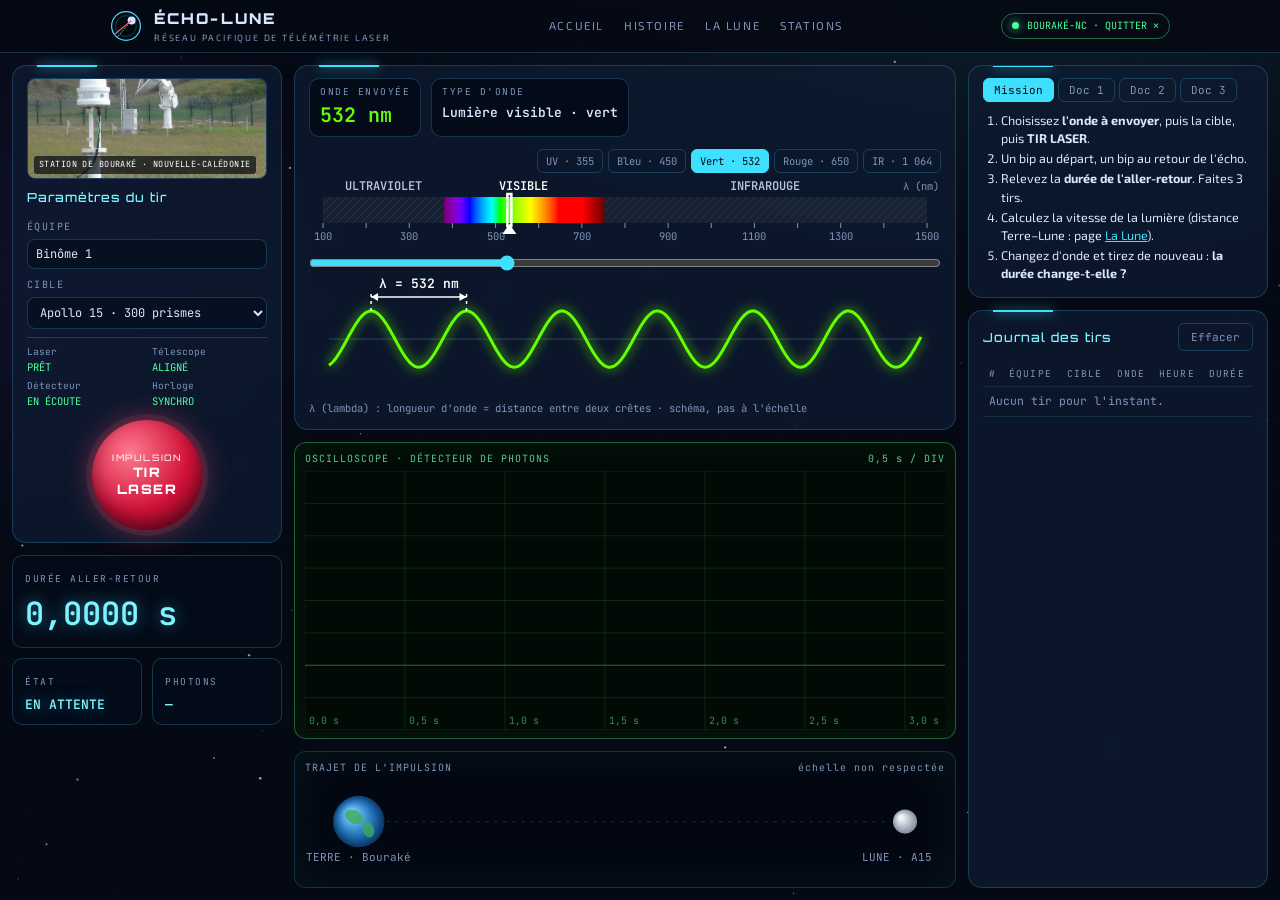
<file: console.html>
<!DOCTYPE html>
<html lang="fr"><head><meta charset="utf-8"><meta name="viewport" content="width=device-width, initial-scale=1">
<title>Console de tir · ÉCHO-LUNE</title>
<link rel="preconnect" href="https://fonts.googleapis.com">
<link href="https://fonts.googleapis.com/css2?family=Orbitron:wght@500;700;900&family=Exo+2:wght@300;400;600&family=JetBrains+Mono:wght@400;600&display=swap" rel="stylesheet">
<link rel="stylesheet" href="style.css"></head><body class="dash-page">
<canvas id="stars"></canvas>
<header class="topbar"><div class="wrap">
<a class="brand" href="index.html"><svg width="40" height="40" viewBox="0 0 40 40" aria-hidden="true"><circle cx="20" cy="20" r="18" fill="none" stroke="#3fe0ff" stroke-width="1.5"/><circle cx="27" cy="13" r="5" fill="#d8e7ff"/><path d="M6 30 L27 13" stroke="#ff4d6d" stroke-width="1.6"/><path d="M27 13 L10 33" stroke="#4dff9a" stroke-width="1.2" stroke-dasharray="2 2"/><circle cx="20" cy="20" r="13" fill="none" stroke="#3fe0ff" stroke-width=".6" opacity=".5"/></svg><div><b>ÉCHO-LUNE</b><small>Réseau Pacifique de télémétrie laser</small></div></a>
<nav><a href="index.html">Accueil</a><a href="histoire.html">Histoire</a><a href="lune.html">La Lune</a><a href="stations.html">Stations</a></nav><a class="status-pill" href="stations.html" style="text-decoration:none">BOURAKÉ-NC · QUITTER ✕</a></div></header>
<main class="dash">
 <!-- colonne gauche : tir + mesures -->
 <div class="dcol">
  <div class="panel ctrl dpanel">
   <div class="dstation"><img src="img/bourake.jpg" alt="Station de Bouraké, Nouvelle-Calédonie"><span>STATION DE BOURAKÉ · NOUVELLE-CALÉDONIE</span></div>
   <h3>Paramètres du tir</h3>
   <div class="row2"><div><label for="grp">Équipe</label><input id="grp" value="Binôme 1" maxlength="24"></div>
   <div><label for="tgt">Cible</label><select id="tgt">
    <option value="A15">Apollo 15 · 300 prismes</option><option value="A11">Apollo 11 · 100 prismes</option>
    <option value="A14">Apollo 14 · 100 prismes</option><option value="L1">Lunokhod 1</option><option value="L2">Lunokhod 2</option></select></div></div>
   <div class="sys"><div><span>Laser</span><span id="sLaser" class="ok">PRÊT</span></div><div><span>Télescope</span><span id="sTel" class="ok">ALIGNÉ</span></div>
    <div><span>Détecteur</span><span id="sDet" class="ok">EN ÉCOUTE</span></div><div><span>Horloge</span><span class="ok">SYNCHRO</span></div></div>
   <button id="fire"><small>IMPULSION</small>TIR<br>LASER</button>
  </div>
  <div class="readout dread">
   <div class="ro"><span>Durée aller-retour</span><div class="v" id="roT">0,0000 s</div></div>
   <div class="ro half"><span>État</span><div class="v small" id="roState">EN ATTENTE</div></div>
   <div class="ro half"><span>Photons</span><div class="v small" id="roPh">—</div></div>
  </div>
 </div>

 <!-- colonne centrale : onde + écrans -->
 <div class="dcol">
  <div class="panel wave dpanel" id="wave">
   <div class="wave-top">
    <div class="wave-read"><div><span>Onde envoyée</span><b id="lamVal">532 nm</b></div><div><span>Type d'onde</span><b id="lamDom" class="small">—</b></div></div>
    <div class="presets"><button class="btn-s" data-lam="355">UV · 355</button><button class="btn-s" data-lam="450">Bleu · 450</button><button class="btn-s" data-lam="532">Vert · 532</button><button class="btn-s" data-lam="650">Rouge · 650</button><button class="btn-s" data-lam="1064">IR · 1 064</button></div>
   </div>
   <canvas id="specCv" title="Cliquez ou faites glisser pour choisir la longueur d'onde"></canvas>
   <input type="range" id="lamRange" step="1" value="532" aria-label="Longueur d'onde en nanomètres">
   <canvas id="sinCv"></canvas>
   <div class="cap">λ (lambda) : longueur d'onde = distance entre deux crêtes · schéma, pas à l'échelle</div>
  </div>
  <div class="scope dscope"><div class="scope-head"><span>OSCILLOSCOPE · DÉTECTEUR DE PHOTONS</span><span>0,5 s / DIV</span></div><canvas id="scopeCv"></canvas></div>
  <div class="scope dtraj"><div class="scope-head" style="color:var(--mute)"><span>TRAJET DE L'IMPULSION</span><span>échelle non respectée</span></div><canvas id="trajCv"></canvas></div>
 </div>

 <!-- colonne droite : mission, documents, journal -->
 <div class="dcol">
  <div class="panel dpanel dinfo">
   <div class="tabs"><button class="tab on" data-tab="t-mis">Mission</button><button class="tab" data-tab="t-d1">Doc 1</button><button class="tab" data-tab="t-d2">Doc 2</button><button class="tab" data-tab="t-d3">Doc 3</button></div>
   <div class="tabc on" id="t-mis"><ol>
    <li>Choisissez <b>l'onde à envoyer</b>, puis la cible, puis <b>TIR LASER</b>.</li>
    <li>Un bip au départ, un bip au retour de l'écho.</li>
    <li>Relevez la <b>durée de l'aller-retour</b>. Faites 3 tirs.</li>
    <li>Calculez la vitesse de la lumière (distance Terre–Lune : page <a href="lune.html">La Lune</a>).</li>
    <li>Changez d'onde et tirez de nouveau : <b>la durée change-t-elle ?</b></li></ol></div>
   <div class="tabc" id="t-d1"><h4>La lumière est une onde</h4><p>On la représente par une courbe qui ondule. La distance entre deux crêtes s'appelle la <b>longueur d'onde</b>, notée <b>λ</b> (lambda). Elle se mesure ici en nanomètres : 1 nm = 0,000 000 001 m.</p></div>
   <div class="tabc" id="t-d2"><h4>Le spectre électromagnétique</h4><p>Radio, micro-ondes, infrarouge, visible, ultraviolet, rayons X : <b>toutes des ondes électromagnétiques</b>. Seule λ change. Notre œil ne voit que de 380 à 750 nm environ.</p><canvas id="fullCv"></canvas></div>
   <div class="tabc" id="t-d3"><h4>Et la vitesse ?</h4><p>Toutes ces ondes vont-elles à la même vitesse ? À vous de le vérifier : envoyez des ondes différentes vers la Lune et comparez les durées d'aller-retour. Les vraies stations utilisent un laser <b>vert (532 nm)</b> ou <b>infrarouge (1 064 nm)</b>.</p></div>
  </div>
  <div class="panel dpanel dlog"><div class="logbar"><h3 style="margin:0">Journal des tirs</h3><button class="btn-s" id="clear">Effacer</button></div>
   <div class="log"><table><thead><tr><th>#</th><th>Équipe</th><th>Cible</th><th>Onde</th><th>Heure</th><th>Durée</th></tr></thead>
   <tbody id="logBody"><tr><td colspan="6" class="muted">Aucun tir pour l'instant.</td></tr></tbody></table></div></div>
 </div>
</main>
<script src="common.js"></script><script src="onde.js"></script><script src="console.js"></script>
<script>document.querySelectorAll('.tab').forEach(b=>b.onclick=()=>{document.querySelectorAll('.tab,.tabc').forEach(e=>e.classList.remove('on'));b.classList.add('on');document.getElementById(b.dataset.tab).classList.add('on');dispatchEvent(new Event('resize'))});</script>
</body></html>
</file>
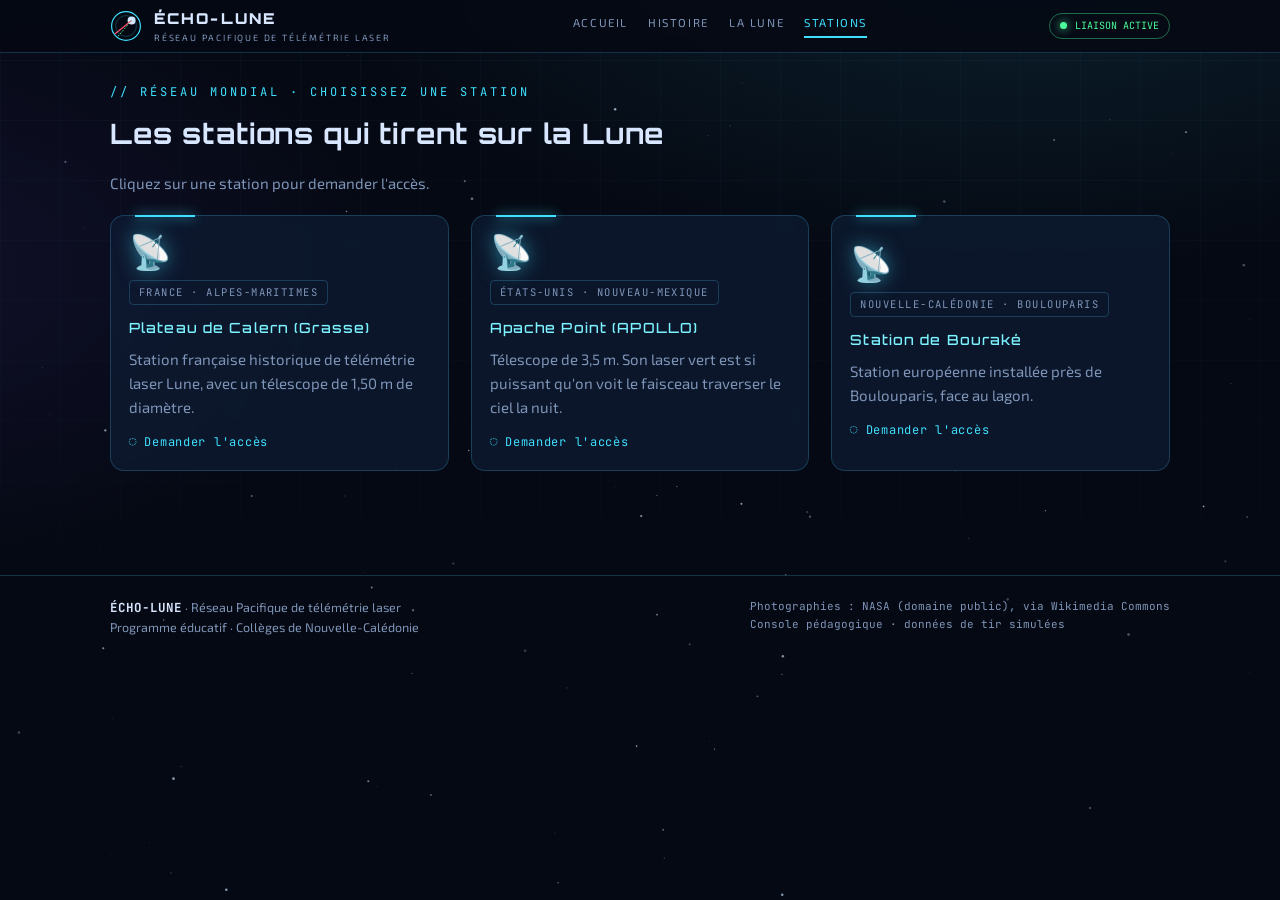
<file: stations.html>
<!DOCTYPE html>
<html lang="fr"><head><meta charset="utf-8"><meta name="viewport" content="width=device-width, initial-scale=1">
<title>Stations · ÉCHO-LUNE</title>
<link rel="preconnect" href="https://fonts.googleapis.com">
<link href="https://fonts.googleapis.com/css2?family=Orbitron:wght@500;700;900&family=Exo+2:wght@300;400;600&family=JetBrains+Mono:wght@400;600&display=swap" rel="stylesheet">
<link rel="stylesheet" href="style.css"></head><body>
<canvas id="stars"></canvas>
<header class="topbar"><div class="wrap">
<a class="brand" href="index.html"><svg width="40" height="40" viewBox="0 0 40 40" aria-hidden="true"><circle cx="20" cy="20" r="18" fill="none" stroke="#3fe0ff" stroke-width="1.5"/><circle cx="27" cy="13" r="5" fill="#d8e7ff"/><path d="M6 30 L27 13" stroke="#ff4d6d" stroke-width="1.6"/><path d="M27 13 L10 33" stroke="#4dff9a" stroke-width="1.2" stroke-dasharray="2 2"/><circle cx="20" cy="20" r="13" fill="none" stroke="#3fe0ff" stroke-width=".6" opacity=".5"/></svg><div><b>ÉCHO-LUNE</b><small>Réseau Pacifique de télémétrie laser</small></div></a>
<nav><a href="index.html">Accueil</a><a href="histoire.html">Histoire</a><a href="lune.html">La Lune</a><a href="stations.html" class=on>Stations</a></nav><div class="status-pill">LIAISON ACTIVE</div></div></header>
<main>
<div class="page-hero"><div class="wrap"><div class="sec-head"><span class="kicker">// Réseau mondial · choisissez une station</span><h2>Les stations qui tirent sur la Lune</h2></div>
<p class="muted" style="margin-top:-8px">Cliquez sur une station pour demander l'accès.</p></div></div>
<section style="border:none;padding-top:10px"><div class="wrap">
 <div class="grid3 st-pick">
  <button class="panel station pick" data-st="fr">
   <div class="ant">📡</div><span class="tag">France · Alpes-Maritimes</span><h3>Plateau de Calern (Grasse)</h3>
   <p class="muted">Station française historique de télémétrie laser Lune, avec un télescope de 1,50 m de diamètre.</p>
   <div class="st-state mono">◌ Demander l'accès</div></button>
  <button class="panel station pick" data-st="us">
   <div class="ant">📡</div><span class="tag">États-Unis · Nouveau-Mexique</span><h3>Apache Point (APOLLO)</h3>
   <p class="muted">Télescope de 3,5 m. Son laser vert est si puissant qu'on voit le faisceau traverser le ciel la nuit.</p>
   <div class="st-state mono">◌ Demander l'accès</div></button>
  <button class="panel station pick" data-st="nc">
   <div class="ant">📡</div><span class="tag">Nouvelle-Calédonie · Boulouparis</span><h3>Station de Bouraké</h3>
   <p class="muted">Station européenne installée près de Boulouparis, face au lagon.</p>
   <div class="st-state mono">◌ Demander l'accès</div></button>
 </div>
 <div id="stMsg" class="st-msg" role="status" aria-live="polite"></div>
 <div id="stOpen" class="st-open" hidden>
  <div class="grid2" style="align-items:center">
   <figure><div class="photo ph-wide"><img src="img/bourake.jpg" alt="STATION DE BOURAKÉ · BOULOUPARIS · NOUVELLE-CALÉDONIE"><span class="corner c1"></span><span class="corner c2"></span><span class="corner c3"></span><div class="hud">STATION DE BOURAKÉ · BOULOUPARIS · NOUVELLE-CALÉDONIE</div></div>
   <figcaption>La station de Bouraké, à Boulouparis (Nouvelle-Calédonie).</figcaption></figure>
   <div class="panel" style="border-color:rgba(77,255,154,.55)">
    <h3 style="color:var(--green)">✔ Station disponible · accès autorisé</h3>
    <p>Liaison établie avec la station de Bouraké. Votre établissement est autorisé à utiliser la salle de tir pendant la fenêtre en cours.</p>
    <div class="sys"><div><span>Station</span><span>BOURAKÉ-NC</span></div><div><span>État</span><span class="ok">● EN LIGNE</span></div><div><span>Laser</span><span class="ok">PRÊT</span></div><div><span>Autorisation</span><span class="ok">EL-NC-0472</span></div></div>
    <a class="cta" href="console.html">Entrer dans la salle de tir →</a>
   </div>
  </div>
 </div>
</div></section>
</main>
<footer><div class="wrap">
<div><b class="mono" style="color:var(--txt)">ÉCHO-LUNE</b> · Réseau Pacifique de télémétrie laser<br>Programme éducatif · Collèges de Nouvelle-Calédonie</div>
<div class="mono" style="font-size:11px">Photographies : NASA (domaine public), via Wikimedia Commons<br>Console pédagogique · données de tir simulées</div>
</div></footer>
<script src="common.js"></script><script>
(()=>{const msg=document.getElementById('stMsg'),open=document.getElementById('stOpen');
const NOM={fr:'Plateau de Calern',us:'Apache Point'};
document.querySelectorAll('.pick').forEach(b=>b.addEventListener('click',()=>{
  document.querySelectorAll('.pick').forEach(x=>x.classList.remove('sel'));b.classList.add('sel');
  const st=b.querySelector('.st-state');st.textContent='◌ Connexion…';msg.className='st-msg';msg.textContent='Connexion à la station en cours…';open.hidden=true;
  setTimeout(()=>{
    if(b.dataset.st==='nc'){st.textContent='● Station disponible';b.classList.add('ok');b.classList.remove('ko');
      msg.className='st-msg ok';msg.textContent='✔ Station de Bouraké disponible : accès autorisé.';open.hidden=false;open.scrollIntoView({behavior:'smooth',block:'start'})}
    else{st.textContent='✕ Station non disponible';b.classList.add('ko');
      msg.className='st-msg ko';msg.textContent='✕ '+NOM[b.dataset.st]+' : station non disponible. Aucune fenêtre de tir ouverte pour votre établissement.'}
  },700)}));})();
</script>
</body></html>
</file>
<file: style.css>
:root{
  --bg:#050913; --bg2:#0a1324; --panel:rgba(14,28,52,.72); --line:rgba(80,200,255,.22);
  --cyan:#3fe0ff; --cyan2:#7cf3ff; --green:#4dff9a; --amber:#ffb547; --red:#ff4d6d;
  --txt:#d8e7ff; --mute:#7f95b8;
}
*{box-sizing:border-box;margin:0;padding:0}
html{scroll-behavior:smooth}
body{background:var(--bg);color:var(--txt);font-family:"Exo 2",system-ui,sans-serif;line-height:1.6;overflow-x:hidden}
body::before{content:"";position:fixed;inset:0;z-index:-2;
  background:radial-gradient(1200px 600px at 80% -10%,rgba(63,224,255,.12),transparent 60%),
             radial-gradient(900px 500px at -10% 30%,rgba(120,80,255,.10),transparent 60%),var(--bg)}
body::after{content:"";position:fixed;inset:0;z-index:-1;pointer-events:none;
  background-image:linear-gradient(var(--line) 1px,transparent 1px),linear-gradient(90deg,var(--line) 1px,transparent 1px);
  background-size:60px 60px;opacity:.18;mask-image:linear-gradient(to bottom,#000,transparent 85%)}
#stars{position:fixed;inset:0;z-index:-1;pointer-events:none}
a{color:var(--cyan)}
.mono{font-family:"JetBrains Mono",monospace}
.wrap{max-width:1180px;margin:0 auto;padding:0 24px}

/* bandeau */
.topbar{border-bottom:1px solid var(--line);background:rgba(5,9,19,.85);backdrop-filter:blur(8px);position:sticky;top:0;z-index:20}
.topbar .wrap{display:flex;align-items:center;justify-content:space-between;height:68px;gap:20px}
.brand{display:flex;align-items:center;gap:12px;text-decoration:none;color:var(--txt)}
.brand b{font-family:Orbitron;font-weight:900;letter-spacing:.14em;font-size:18px}
.brand small{display:block;font-size:10.5px;letter-spacing:.2em;color:var(--mute);text-transform:uppercase}
nav{display:flex;gap:26px}
nav a{color:var(--mute);text-decoration:none;font-size:13px;letter-spacing:.14em;text-transform:uppercase;transition:.2s}
nav a:hover{color:var(--cyan)}
.status-pill{font-family:"JetBrains Mono";font-size:11px;padding:6px 12px;border:1px solid rgba(77,255,154,.4);border-radius:30px;color:var(--green);white-space:nowrap}
.status-pill::before{content:"";display:inline-block;width:7px;height:7px;border-radius:50%;background:var(--green);margin-right:8px;box-shadow:0 0 10px var(--green);animation:blink 1.6s infinite}
@keyframes blink{50%{opacity:.25}}
@media(max-width:860px){nav{display:none}}

/* hero */
.hero{padding:90px 0 70px;position:relative}
.kicker{font-family:"JetBrains Mono";font-size:12px;color:var(--cyan);letter-spacing:.25em;text-transform:uppercase}
h1{font-family:Orbitron;font-weight:900;font-size:clamp(34px,5.4vw,64px);line-height:1.05;margin:18px 0 22px;letter-spacing:.02em}
h1 span{background:linear-gradient(90deg,var(--cyan2),#8f7bff);-webkit-background-clip:text;background-clip:text;color:transparent}
.lead{max-width:640px;font-size:18px;color:#b9cbe8;font-weight:300}
.access{margin-top:34px;display:inline-flex;gap:18px;align-items:center;padding:16px 22px;border:1px solid rgba(255,181,71,.45);border-radius:10px;background:rgba(255,181,71,.07)}
.access .ico{font-family:Orbitron;font-weight:900;color:var(--amber);font-size:22px}
.access p{font-size:14px}.access b{color:var(--amber)}
.hero-grid{display:grid;grid-template-columns:1.2fr .8fr;gap:40px;align-items:center}
@media(max-width:900px){.hero-grid{grid-template-columns:1fr}}
.cta{display:inline-block;margin-top:30px;margin-right:12px;font-family:Orbitron;font-weight:700;letter-spacing:.12em;font-size:13px;padding:15px 26px;border-radius:8px;text-decoration:none;color:#001018;background:linear-gradient(90deg,var(--cyan),#68b8ff);box-shadow:0 0 30px rgba(63,224,255,.35)}
.cta.ghost{background:transparent;color:var(--cyan);border:1px solid var(--cyan);box-shadow:none}

/* sections */
section{padding:80px 0;border-top:1px solid rgba(80,200,255,.08)}
.sec-head{margin-bottom:40px}
.sec-head .kicker{display:block;margin-bottom:10px}
h2{font-family:Orbitron;font-weight:700;font-size:clamp(24px,3vw,36px);letter-spacing:.03em}
h3{font-family:Orbitron;font-weight:500;font-size:16px;letter-spacing:.08em;color:var(--cyan2);margin-bottom:8px}
.panel{background:var(--panel);border:1px solid var(--line);border-radius:14px;padding:26px;position:relative;backdrop-filter:blur(6px)}
.panel::before{content:"";position:absolute;top:-1px;left:24px;width:60px;height:2px;background:var(--cyan);box-shadow:0 0 12px var(--cyan)}
.grid2{display:grid;grid-template-columns:1fr 1fr;gap:26px}
.grid3{display:grid;grid-template-columns:repeat(3,1fr);gap:22px}
@media(max-width:860px){.grid2,.grid3{grid-template-columns:1fr}}
p+p{margin-top:12px}
.muted{color:var(--mute)}

/* frise */
.timeline{position:relative;margin-left:10px;padding-left:34px;border-left:1px dashed rgba(63,224,255,.4)}
.tl{position:relative;margin-bottom:30px}
.tl::before{content:"";position:absolute;left:-41px;top:6px;width:13px;height:13px;border-radius:50%;background:var(--bg);border:2px solid var(--cyan);box-shadow:0 0 12px var(--cyan)}
.tl .date{font-family:"JetBrains Mono";color:var(--amber);font-size:13px;letter-spacing:.08em}
.tl h4{font-family:Orbitron;font-weight:500;font-size:17px;margin:2px 0 4px}

figure{margin:0}
figure svg{width:100%;height:auto;display:block;border-radius:10px;border:1px solid var(--line);background:#030712}
figcaption{font-size:12.5px;color:var(--mute);margin-top:10px;font-family:"JetBrains Mono"}

.stat{font-family:Orbitron;font-weight:900;font-size:34px;color:var(--cyan2)}
.stat small{font-size:14px;font-weight:500;color:var(--mute)}

/* stations */
.station .tag{display:inline-block;font-family:"JetBrains Mono";font-size:10.5px;letter-spacing:.14em;text-transform:uppercase;padding:3px 9px;border-radius:4px;border:1px solid var(--line);color:var(--mute);margin-bottom:12px}
.station.active{border-color:rgba(77,255,154,.55);box-shadow:0 0 40px rgba(77,255,154,.08)}
.station.active .tag{color:var(--green);border-color:rgba(77,255,154,.5)}
.station svg{width:100%;height:auto;border-radius:8px;margin-bottom:14px;background:#030712;border:1px solid var(--line)}

/* console */
#console{background:linear-gradient(180deg,rgba(63,224,255,.04),transparent)}
.console{display:grid;grid-template-columns:320px 1fr;gap:24px}
@media(max-width:960px){.console{grid-template-columns:1fr}}
.ctrl label{display:block;font-family:"JetBrains Mono";font-size:11px;letter-spacing:.14em;text-transform:uppercase;color:var(--mute);margin:14px 0 6px}
.ctrl select,.ctrl input{width:100%;background:#071021;border:1px solid var(--line);color:var(--txt);padding:10px 12px;border-radius:8px;font-family:"JetBrains Mono";font-size:13px}
.sys{font-family:"JetBrains Mono";font-size:12px;margin-top:18px;border-top:1px solid var(--line);padding-top:14px}
.sys div{display:flex;justify-content:space-between;padding:4px 0}
.sys .ok{color:var(--green)}.sys .wait{color:var(--amber)}
#fire{margin-top:22px;width:100%;aspect-ratio:1/1;max-width:260px;display:block;margin-left:auto;margin-right:auto;border-radius:50%;border:none;cursor:pointer;
  font-family:Orbitron;font-weight:900;font-size:17px;letter-spacing:.12em;color:#fff;line-height:1.3;
  background:radial-gradient(circle at 35% 30%,#ff7a90,#d1123a 55%,#6b0019);
  box-shadow:0 0 0 8px rgba(255,77,109,.12),0 0 0 16px rgba(255,77,109,.06),0 0 50px rgba(255,77,109,.5),inset 0 -10px 20px rgba(0,0,0,.4);transition:transform .1s,filter .2s}
#fire:hover{filter:brightness(1.12)}
#fire:active{transform:scale(.96)}
#fire:disabled{cursor:wait;filter:grayscale(.75) brightness(.7)}
#fire small{display:block;font-size:11px;font-weight:500;letter-spacing:.2em;opacity:.85}

.screens{display:grid;gap:20px}
.scope{background:#020a06;border:1px solid rgba(77,255,154,.35);border-radius:12px;padding:14px;box-shadow:inset 0 0 50px rgba(77,255,154,.06)}
.scope-head{display:flex;justify-content:space-between;font-family:"JetBrains Mono";font-size:11px;color:#58c98a;letter-spacing:.1em;margin-bottom:8px}
canvas{width:100%;display:block}
#scopeCv{height:260px}
#trajCv{height:170px}
.readout{display:grid;grid-template-columns:1.3fr 1fr 1fr;gap:16px}
@media(max-width:700px){.readout{grid-template-columns:1fr}}
.ro{background:#040b18;border:1px solid var(--line);border-radius:10px;padding:14px 16px}
.ro span{font-family:"JetBrains Mono";font-size:10.5px;letter-spacing:.16em;color:var(--mute);text-transform:uppercase}
.ro .v{font-family:"JetBrains Mono";font-weight:600;font-size:34px;color:var(--cyan2);text-shadow:0 0 16px rgba(63,224,255,.5)}
.ro .v.small{font-size:18px;margin-top:8px}
.ro .v.got{color:var(--green);text-shadow:0 0 18px rgba(77,255,154,.6)}
.log{max-height:240px;overflow:auto}
table{width:100%;border-collapse:collapse;font-family:"JetBrains Mono";font-size:13px}
th,td{padding:8px 10px;text-align:left;border-bottom:1px solid rgba(80,200,255,.12)}
th{color:var(--mute);font-weight:400;font-size:11px;letter-spacing:.12em;text-transform:uppercase}
td.t{color:var(--green)}
.logbar{display:flex;justify-content:space-between;align-items:center;margin-bottom:10px;gap:10px;flex-wrap:wrap}
.btn-s{background:transparent;border:1px solid var(--line);color:var(--mute);font-family:"JetBrains Mono";font-size:11px;padding:6px 12px;border-radius:6px;cursor:pointer}
.btn-s:hover{color:var(--cyan);border-color:var(--cyan)}

.mission{border-left:3px solid var(--amber);padding:18px 22px;background:rgba(255,181,71,.06);border-radius:0 10px 10px 0}
.mission h3{color:var(--amber)}
.mission ol{margin:10px 0 0 20px}.mission li{margin:6px 0}

footer{border-top:1px solid var(--line);padding:40px 0 50px;font-size:12.5px;color:var(--mute)}
footer .wrap{display:flex;justify-content:space-between;gap:30px;flex-wrap:wrap}

/* --- v2 : pages, photos --- */
nav a.on{color:var(--cyan);border-bottom:2px solid var(--cyan);padding-bottom:4px}
.photo{position:relative;border-radius:12px;overflow:hidden;border:1px solid var(--line);background:#030712}
.photo img{width:100%;height:100%;object-fit:cover;display:block;filter:saturate(1.05) contrast(1.05)}
.photo::after{content:"";position:absolute;inset:0;pointer-events:none;
  background:linear-gradient(180deg,transparent 60%,rgba(5,9,19,.75)),
  repeating-linear-gradient(0deg,rgba(63,224,255,.03) 0 1px,transparent 1px 3px)}
.photo .hud{position:absolute;left:14px;bottom:12px;z-index:2;font-family:"JetBrains Mono";font-size:11px;color:var(--cyan2);letter-spacing:.1em}
.photo .corner{position:absolute;width:18px;height:18px;border-color:var(--cyan);border-style:solid;z-index:2;opacity:.8}
.photo .c1{top:10px;left:10px;border-width:2px 0 0 2px}.photo .c2{top:10px;right:10px;border-width:2px 2px 0 0}
.photo .c3{bottom:10px;right:10px;border-width:0 2px 2px 0}
.ph-tall{aspect-ratio:1/1}.ph-wide{aspect-ratio:16/10}
.credit{font-size:11px;color:var(--mute);font-family:"JetBrains Mono";margin-top:8px}
.hero-photo{min-height:420px}
.gallery{display:grid;grid-template-columns:repeat(3,1fr);gap:20px}
@media(max-width:860px){.gallery{grid-template-columns:1fr}}
.next{display:flex;justify-content:flex-end;margin-top:40px}
.page-hero{padding:60px 0 20px}
/* fiche Lune */
.moon-wrap{position:relative;max-width:560px;margin:0 auto}
.moon-wrap img{width:100%;border-radius:50%;display:block;box-shadow:0 0 80px rgba(200,220,255,.18)}
.moon-wrap .ring{position:absolute;inset:-18px;border:1px dashed rgba(63,224,255,.5);border-radius:50%;animation:spin 60s linear infinite}
@keyframes spin{to{transform:rotate(360deg)}}
.moon-tag{position:absolute;font-family:"JetBrains Mono";font-size:12px;background:rgba(5,9,19,.85);border:1px solid var(--cyan);padding:8px 12px;border-radius:6px;color:var(--txt);white-space:nowrap}
.moon-tag b{display:block;font-family:Orbitron;color:var(--cyan2);font-size:20px}
.moon-tag::before{content:"";position:absolute;width:40px;height:1px;background:var(--cyan);top:50%}
.mt-l{left:-40px;top:22%}.mt-l::before{right:-40px}
.mt-r{right:-50px;top:58%}.mt-r::before{left:-40px}
.mt-b{left:50%;transform:translateX(-50%);bottom:-26px}
@media(max-width:700px){.moon-tag{position:static;display:inline-block;margin:8px 4px}.moon-tag::before{display:none}.mt-b{transform:none}}
.datatable td:first-child{color:var(--mute)}
.datatable td:last-child{color:var(--cyan2);text-align:right}

/* --- v3 : choisir l'onde envoyée --- */
.wave{margin-bottom:28px}
.wave-docs{display:grid;grid-template-columns:repeat(3,1fr);gap:16px;margin-top:6px}
@media(max-width:900px){.wave-docs{grid-template-columns:1fr}}
.doc{background:#071021;border:1px solid var(--line);border-radius:10px;padding:14px 16px;font-size:14.5px}
.doc h4{font-family:Orbitron;font-weight:500;font-size:14px;color:var(--txt);margin:4px 0 6px}
.doc-n{font-family:"JetBrains Mono";font-size:10.5px;letter-spacing:.16em;color:var(--amber);text-transform:uppercase}
#fullCv{height:72px}
#specCv{height:90px;cursor:pointer;touch-action:none}
#sinCv{height:170px}
.wave-ctrl{display:flex;flex-direction:column;gap:12px;margin-top:6px}
#lamRange{width:100%;accent-color:var(--cyan)}
.presets{display:flex;flex-wrap:wrap;gap:8px}
.presets .btn-s.on{color:var(--bg);background:var(--cyan);border-color:var(--cyan)}
.wave-read{display:grid;grid-template-columns:1fr 1.4fr;gap:16px;margin-top:14px}
@media(max-width:700px){.wave-read{grid-template-columns:1fr}}
.wave-read div{background:#040b18;border:1px solid var(--line);border-radius:10px;padding:12px 16px}
.wave-read span{display:block;font-family:"JetBrains Mono";font-size:10.5px;letter-spacing:.16em;color:var(--mute);text-transform:uppercase}
.wave-read b{font-family:"JetBrains Mono";font-weight:600;font-size:30px}
.wave-read b.small{font-size:18px;color:var(--txt)}

/* --- v4 : tout plus compact, recentré --- */
body{font-size:15px}
.wrap{max-width:1100px;padding:0 20px}
.topbar .wrap{height:52px}
.brand svg{width:32px;height:32px}.brand b{font-size:15px}.brand small{font-size:9px}
nav{gap:20px}nav a{font-size:11.5px}
.status-pill{font-size:10px;padding:4px 10px}
.hero{padding:40px 0 30px}
h1{font-size:clamp(28px,3.8vw,46px);margin:12px 0 14px}
.lead{font-size:16px}
.access{margin-top:20px;padding:12px 18px}
.cta{margin-top:18px;padding:11px 20px;font-size:12px}
section{padding:40px 0}
.sec-head{margin-bottom:22px}
h2{font-size:clamp(20px,2.4vw,28px)}
h3{font-size:14px}
.panel{padding:18px}
.page-hero{padding:30px 0 10px}
.hero-photo{min-height:0}
.ph-tall{aspect-ratio:4/3}
.hero-grid{gap:28px}
.timeline .tl{margin-bottom:18px}
.next{margin-top:22px}
.moon-wrap{max-width:min(400px,58vh)}
.moon-tag b{font-size:16px}
footer{padding:22px 0 26px}

/* --- console : un seul écran, sans défilement --- */
.dash-page{height:100vh;overflow:hidden;display:flex;flex-direction:column}
.dash-page::after{opacity:.1}
.dash-page footer{display:none}
.dash{flex:1 1 auto;min-height:0;display:grid;grid-template-columns:minmax(230px,270px) minmax(0,1fr) minmax(250px,300px);gap:12px;
  padding:12px;max-width:1500px;width:100%;margin:0 auto}
.dcol{display:flex;flex-direction:column;gap:12px;min-height:0;min-width:0}
.dpanel{padding:12px 14px}
.dash h3{font-size:12.5px;margin-bottom:4px}
.dash .ctrl label{margin:8px 0 4px;font-size:10px}
.dash .ctrl select,.dash .ctrl input{padding:6px 8px;font-size:12px}
.row2{display:grid;grid-template-columns:1fr;gap:0}
.dash .sys{font-size:10.5px;margin-top:8px;padding-top:6px;display:grid;grid-template-columns:1fr 1fr;gap:2px 10px}
.dash .sys div{padding:0;display:flex;flex-direction:column}
.dash .sys div span:first-child{color:var(--mute);font-size:9.5px}
.dash #fire{width:min(110px,13vh);max-width:none;margin-top:10px;font-size:13px;box-shadow:0 0 0 6px rgba(255,77,109,.12),0 0 30px rgba(255,77,109,.45),inset 0 -8px 16px rgba(0,0,0,.4)}
.dash #fire small{font-size:9px}
.dread{display:grid;grid-template-columns:1fr 1fr;gap:10px}
.dread .ro{padding:8px 12px}.dread .ro:first-child{grid-column:1/-1}
.dash .ro span{font-size:9.5px}
.dash .ro .v{font-size:clamp(22px,3.6vh,32px)}
.dash .ro .v.small{font-size:13px;margin-top:4px}
.dash .wave{margin:0;display:flex;flex-direction:column;gap:6px;flex:0 0 auto}
.wave-top{display:flex;gap:12px;align-items:center;flex-wrap:wrap}
.dash .wave-read{display:flex;gap:10px;margin:0}
.dash .wave-read div{padding:5px 10px}
.dash .wave-read span{font-size:9.5px}
.dash .wave-read b{font-size:20px}.dash .wave-read b.small{font-size:13px}
.dash .presets{gap:5px;margin-left:auto}
.dash .presets .btn-s{padding:4px 8px;font-size:10.5px}
.dash #specCv{height:clamp(54px,8vh,70px)}
.dash #sinCv{height:clamp(70px,13vh,120px)}
.dash #lamRange{margin:0}
.dash .scope{padding:8px 10px;display:flex;flex-direction:column;min-height:0}
.dash .scope-head{font-size:10px;margin-bottom:4px}
.dscope{flex:1 1 0}
.dash #scopeCv{flex:1 1 0;min-height:60px;height:auto}
.dtraj{flex:0 0 auto;border-color:var(--line);background:#030712}
.dash #trajCv{height:clamp(64px,11vh,110px)}
.dinfo{flex:0 0 auto;max-height:46%;display:flex;flex-direction:column;overflow:hidden}
.tabs{display:flex;gap:4px;margin-bottom:8px;flex-wrap:wrap}
.tab{background:transparent;border:1px solid var(--line);color:var(--mute);font-family:"JetBrains Mono";font-size:11px;padding:4px 10px;border-radius:6px;cursor:pointer}
.tab.on{background:var(--cyan);color:var(--bg);border-color:var(--cyan)}
.tabc{display:none;font-size:12.5px;line-height:1.45;overflow:auto;min-height:0}
.tabc.on{display:block;flex:1 1 auto}
.tabc h4{font-family:Orbitron;font-weight:500;font-size:12.5px;color:var(--amber);margin-bottom:4px}
.tabc ol{margin-left:18px}.tabc li{margin:2px 0}
.dash #fullCv{height:72px;margin-top:8px}
.dlog{flex:1 1 0;min-height:0;display:flex;flex-direction:column}
.dlog .log{max-height:none;flex:1 1 0;min-height:0;overflow:auto}
.dash table{font-size:11.5px}.dash th,.dash td{padding:5px 6px}.dash th{font-size:9.5px}
/* écran étroit : on revient à une page qui défile */
@media(max-width:1000px),(max-height:520px){
  .dash-page{height:auto;overflow:visible;display:block}
  .dash{display:flex;flex-direction:column}
  .dscope{flex:none}.dash #scopeCv{flex:none;height:220px}
  .dinfo{max-height:none}.dlog{flex:none}.dlog .log{max-height:260px}
}

.dash .cap{font-family:"JetBrains Mono";font-size:10.5px;color:var(--mute)}
@media(max-height:700px){.dash .ctrl label{margin:5px 0 3px}.dash h3{margin-bottom:0}.dread{gap:8px}.dread .ro{padding:6px 10px}.dash .dpanel{padding:10px 12px}.dash,.dcol{gap:10px}}

/* --- v5 : accueil 3D, histoire, stations sélectionnables --- */
.home-hero{padding:34px 0 10px}
.home-hero .hero-text{max-width:760px}
.scene{position:relative;margin-top:22px;border:1px solid var(--line);border-radius:16px;overflow:hidden;
  background:radial-gradient(ellipse at 20% 60%,rgba(40,90,180,.18),transparent 60%),radial-gradient(ellipse at 85% 30%,rgba(200,210,255,.08),transparent 50%),#02050d}
#sceneCv{width:100%;height:clamp(260px,42vw,440px);display:block}
.scene-cap{position:absolute;left:14px;top:10px;font-size:10.5px;color:var(--mute)}
.tech-h{display:flex;align-items:center;gap:12px;font-size:17px;color:var(--txt);margin-bottom:16px}
.tech-h span{display:inline-grid;place-items:center;width:30px;height:30px;border-radius:50%;border:1px solid var(--cyan);color:var(--cyan);font-size:14px}
.st-pick .pick{text-align:left;font:inherit;color:inherit;cursor:pointer;transition:transform .15s,border-color .2s,box-shadow .2s}
.st-pick .pick:hover{transform:translateY(-3px);border-color:var(--cyan)}
.pick .ant{font-size:34px;line-height:1;margin-bottom:10px;filter:drop-shadow(0 0 10px rgba(63,224,255,.5))}
.pick .st-state{margin-top:14px;font-size:12px;color:var(--cyan);letter-spacing:.06em}
.pick.sel{border-color:var(--cyan);box-shadow:0 0 30px rgba(63,224,255,.12)}
.pick.ko{border-color:rgba(255,77,109,.6)}.pick.ko .st-state{color:var(--red)}
.pick.ok{border-color:rgba(77,255,154,.7);box-shadow:0 0 40px rgba(77,255,154,.12)}.pick.ok .st-state{color:var(--green)}
.st-msg{min-height:24px;margin:20px 0;font-family:"JetBrains Mono";font-size:13px;color:var(--mute)}
.st-msg.ko{color:var(--red)}.st-msg.ok{color:var(--green)}
.st-open{animation:fadein .5s ease}
@keyframes fadein{from{opacity:0;transform:translateY(10px)}to{opacity:1;transform:none}}
.dstation{position:relative;border-radius:8px;overflow:hidden;margin-bottom:8px;border:1px solid var(--line)}
.dstation img{width:100%;height:clamp(56px,11vh,110px);object-fit:cover;display:block}
.dstation span{position:absolute;left:6px;bottom:4px;font-family:"JetBrains Mono";font-size:8.5px;color:#fff;background:rgba(5,9,19,.7);padding:2px 5px;border-radius:3px;letter-spacing:.05em}
@media(max-width:860px){.topbar .wrap{height:auto;flex-wrap:wrap;padding-top:8px;padding-bottom:8px}nav{display:flex;order:3;width:100%;gap:16px;overflow-x:auto}}
</file>
